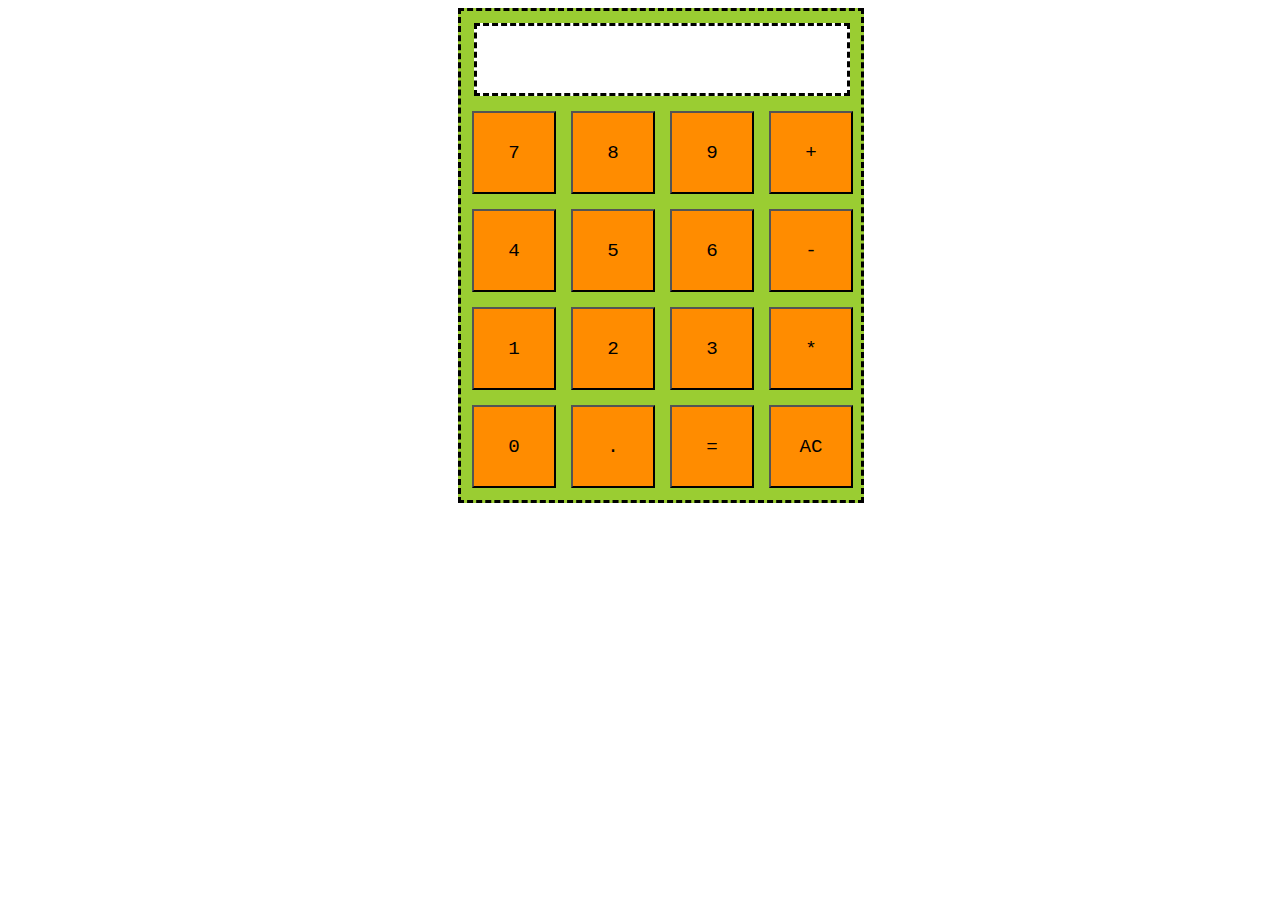
<file: calculator/index.html>
<!DOCTYPE html>
<html lang="en">
<head>
    <meta charset="UTF-8">
    <meta http-equiv="X-UA-Compatible" content="IE=edge">
    <meta name="viewport" content="width=device-width, initial-scale=1.0">
    <title>Document</title>
    <link rel="stylesheet" href="style.css">
    <script src="script.js"></script>
</head>
<body>
    <div class="Main">
        <div class="calc">
            <div class="output">
                <input type="text" id="screen">
            </div>
            <div class="row">
                <button onclick="bclick(7)" class="butt">7</button>
                <button onclick="bclick(8)" class="butt">8</button>
                <button onclick="bclick(9)" class="butt">9</button>
                <button onclick="bclick('+')" class="butt">+</button>
            </div>
            <div class="row">
                <button onclick="bclick(4)" class="butt">4</button>
                <button onclick="bclick(5)" class="butt">5</button>
                <button onclick="bclick(6)" class="butt">6</button>
                <button onclick="bclick('-')" class="butt">-</button>
            </div>
            <div class="row">
                <button onclick="bclick(1)" class="butt">1</button>
                <button onclick="bclick(2)" class="butt">2</button>
                <button onclick="bclick(3)" class="butt">3</button>
                <button onclick="bclick('*')" class="butt">*</button>
            </div>
            <div class="row">
                <button onclick="bclick(0)" class="butt">0</button>
                <button onclick="bclick('.')" class="butt">.</button>
                <button onclick="bequal()" class="butt">=</button>
                <button onclick="sclear()" class="butt">AC</button>
            </div>
       
        </div>

    </div>
    
</body>
</html>
</file>
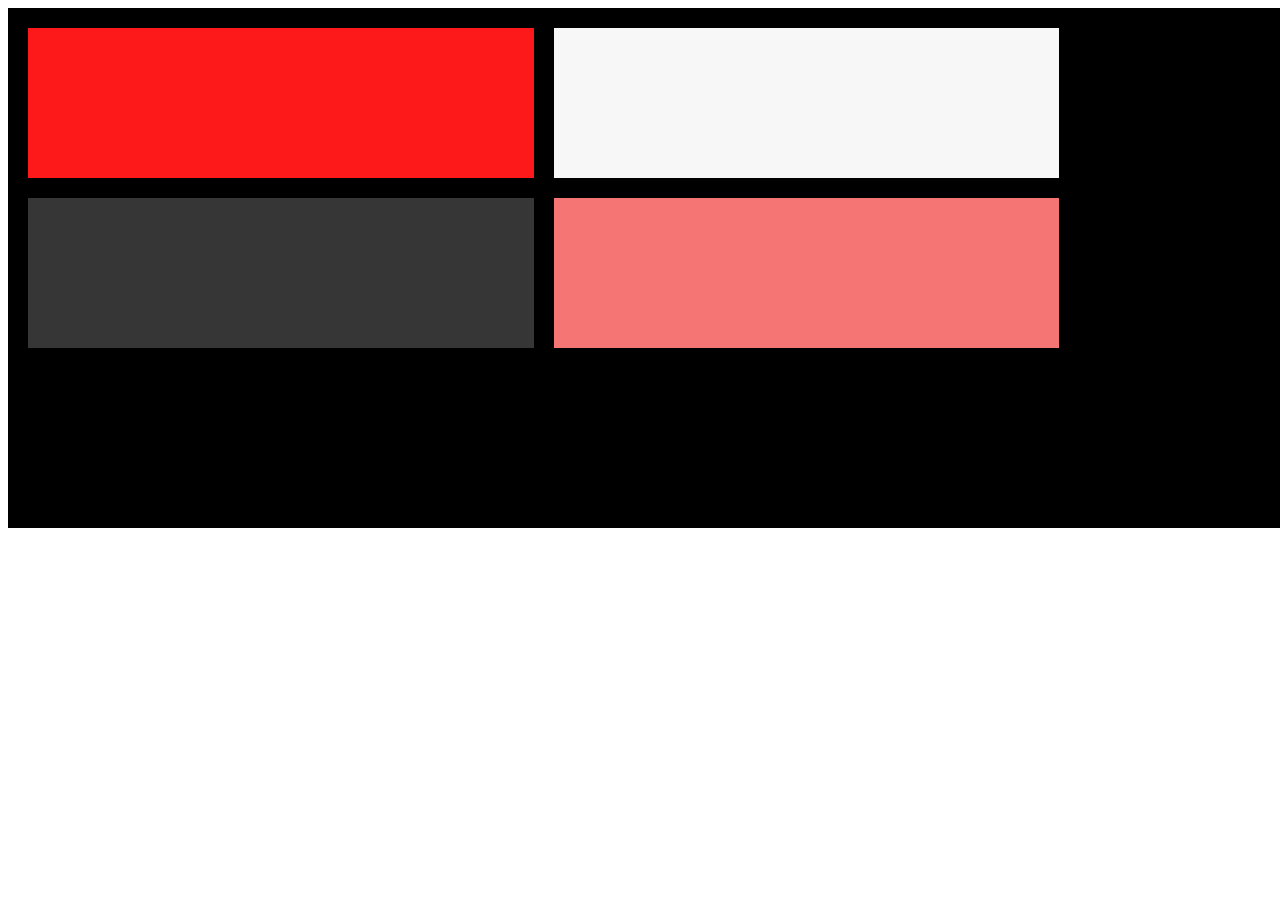
<file: div.htm>
<!DOCTYPE html>
<html lang="en">
<head>
    <meta charset="UTF-8">
    <meta http-equiv="X-UA-Compatible" content="IE=edge">
    <meta name="viewport" content="width=>, initial-scale=1.0">
    <title>DIV</title>
    <link href="cascade.css" type="text/css" rel="stylesheet">
</head>
<body>
    
     <div class="outer-box">

     

         <div class="box1">

         </div> 

        <div class="box2">

         </div>
         <div class="box3">

         </div>
         <div class="box4">
             
         </div>
    </div>


    
</body>
</html>
</file>
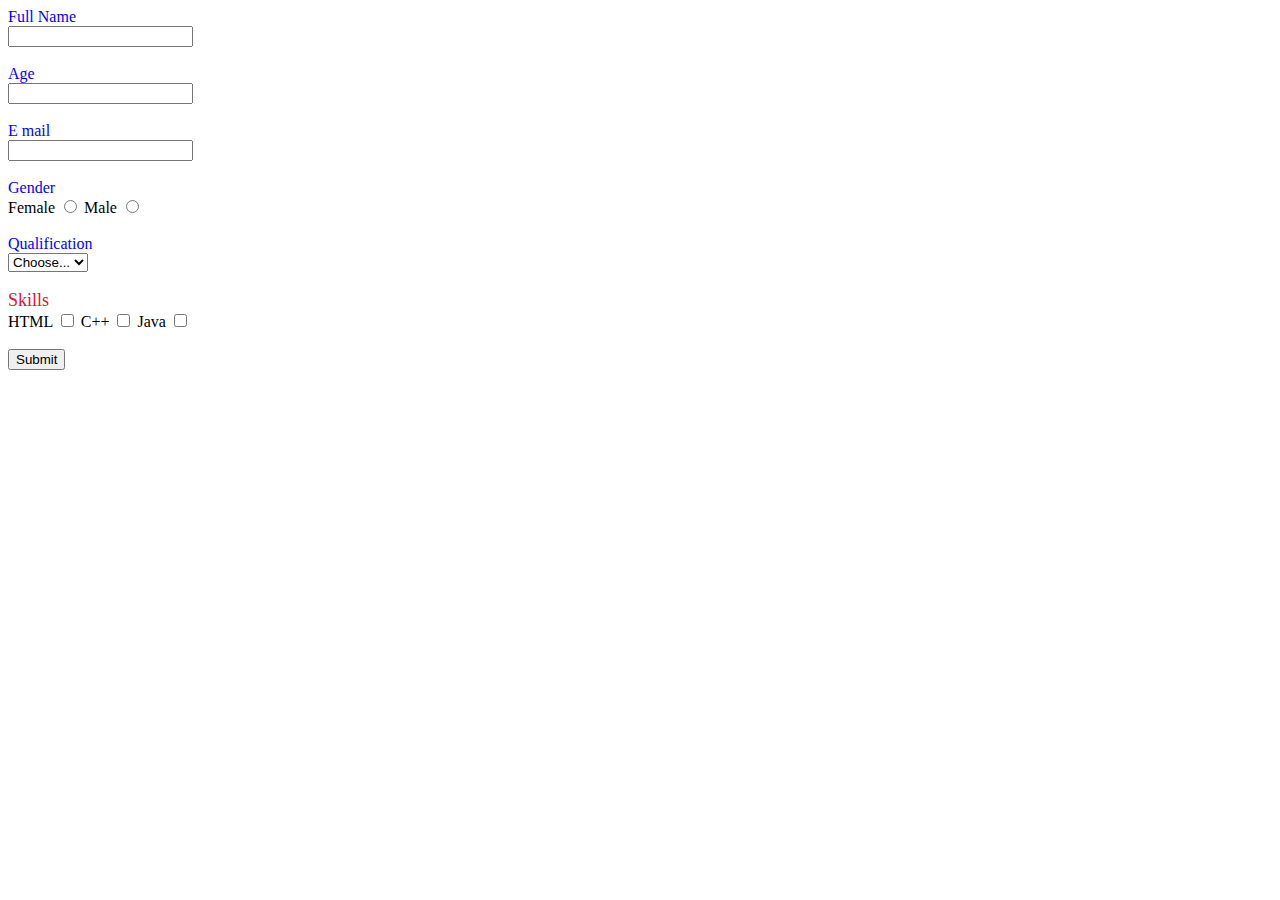
<file: Form.htm>
<!DOCTYPE html>
<html>
    <title>
        FORM
    </title>
    <link href="cascade.css" type="text/css" rel="stylesheet"
    <body>
        <form>
            <label class="lab">Full Name</label><br>
            <input type="text"><br><br>
            <label class="lab">Age</label><br>
            <input type="number"><br><br>
            <label class="lab">E mail</label><br>
            <input type="email"><br><br>
            <label class="lab">Gender</label><br>
            
            <label>Female</label>
            <input type="radio">
            <label>Male</label>
            <input type="radio">
            <br><br>

            <label class="lab">Qualification</label><br>
            <select>
                <option>Choose...</option>
                <option>+2</option>
                <option>UG</option>
            </select>
            <br><br>
            <label id="skill">Skills</label><br>
            <label>HTML</label>
            <input type="checkbox">
            <label>C++</label>
            <input type="checkbox">
            <label>Java</label>
            <input type="checkbox">
            <br><br>
            <input type="submit" value="Submit">
        </form>
    </body>
</html>
</file>
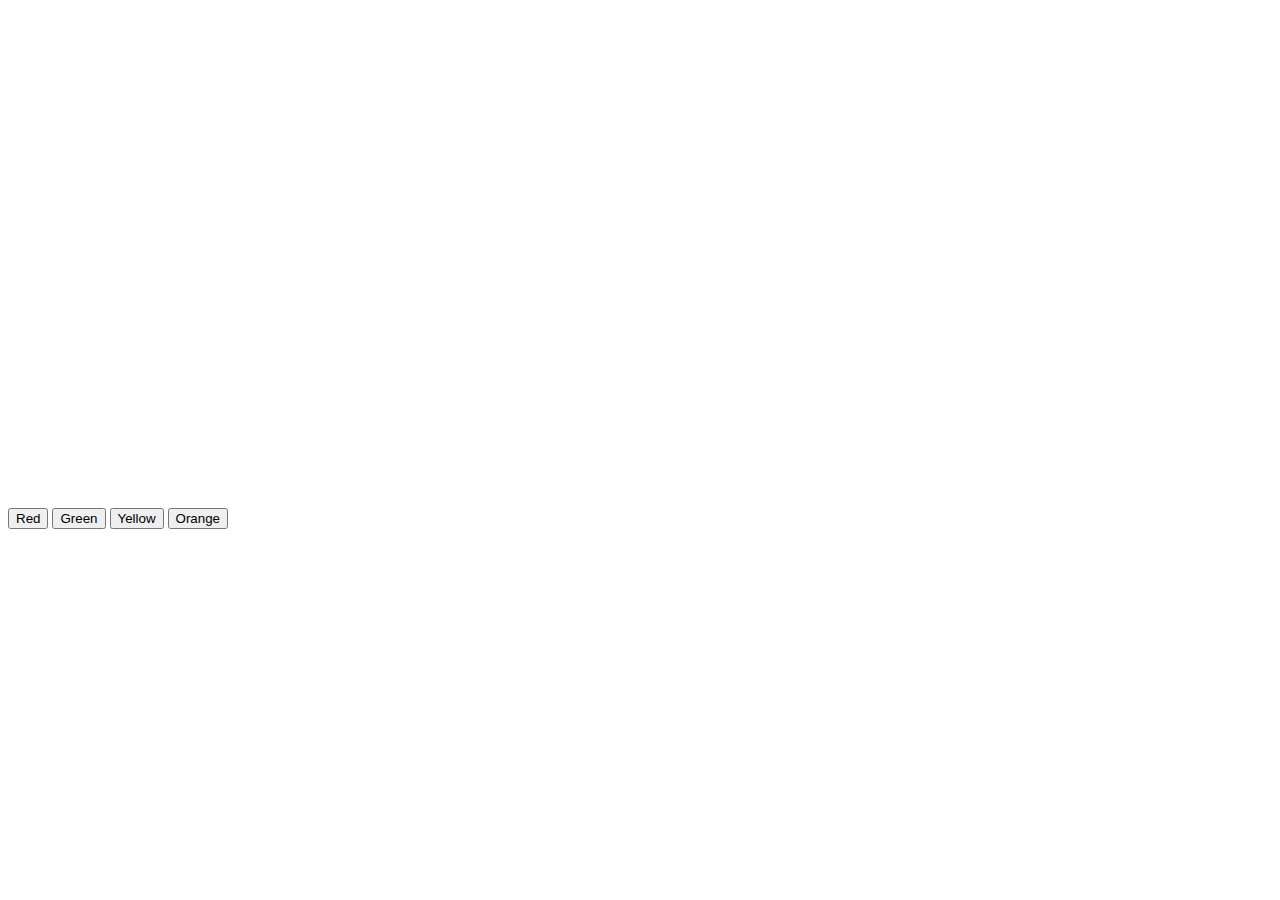
<file: jav3.htm>
<!DOCTYPE html>
<html lang="en">
<head>
    <meta charset="UTF-8">
    <meta http-equiv="X-UA-Compatible" content="IE=edge">
    <meta name="viewport" content="width=device-width, initial-scale=1.0">
    <title>Document</title>
</head>
<style>
    #screen{
        width: 500px;
        height: 500px;
        border-radius: 1%;
    }
</style>
<body>
    <div id="screen"></div>
    <button onclick="color('red')">Red</button>
    <button onclick="color('green')">Green</button>
    <button onclick="color('yellow')">Yellow</button>
    <button onclick="color('orange')">Orange</button>
    
    <script>
        function color(col){
            document.getElementById("screen").style.background=col
        }
    </script>
</body>
</html>
</file>
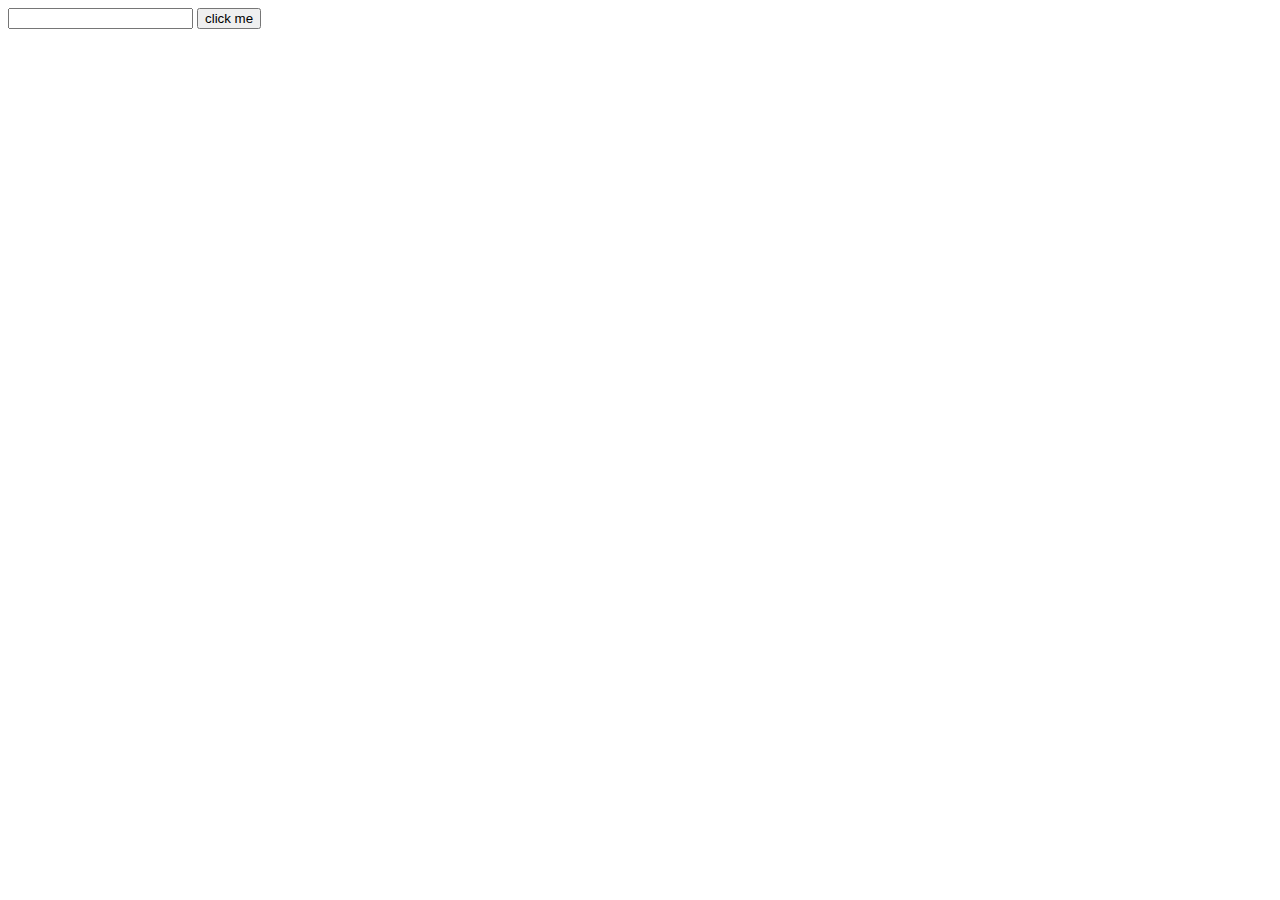
<file: java2.html>
<!DOCTYPE html>
<html lang="en">
<head>
    <meta charset="UTF-8">
    <meta http-equiv="X-UA-Compatible" content="IE=edge">
    <meta name="viewport" content="width=device-width, initial-scale=1.0">
    <title>Document</title>
</head>
<body>
    <input type="text" id="inp">
    <button onclick="display()">click me</button>
    <h1 id="display-head"></h1>

    <script>
        function display()
        {
            var text=document.getElementById("inp").value
            document.getElementById("display-head").innerHTML=text
             if(text=="rv12"){
                alert("The best")
             }

                
        }
    </script>
   
</body>
</html>
</file>
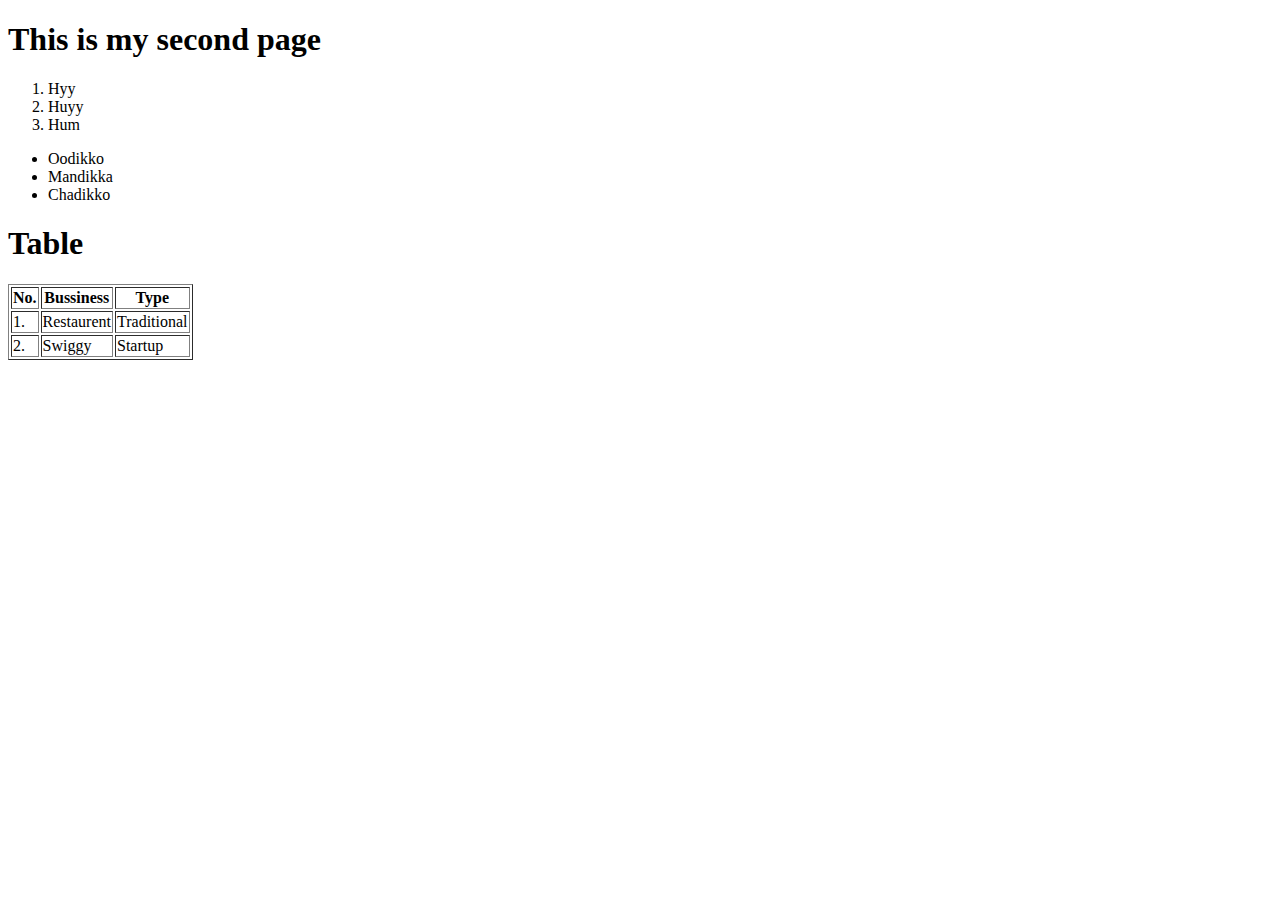
<file: link.htm>
<!DOCTYPE html>
<html>
    <head>
        <title>
            RV Link
        </title>
        <body>
            <h1>This is my second page</h1>
            <ol>
                <li>Hyy</li>
                <li>Huyy</li>
                <li>Hum</li>
            </ol>
            <ul>
                <li>Oodikko</li>
                <li>Mandikka</li>
                <li>Chadikko</li>
            </ul>

            <h1>Table</h1>
            <table border="1px">
                <thead>
                    <tr>
                        <th>No.</th>
                        <th>Bussiness</th>
                        <th>Type</th>
                    </tr>
                </thead>
                <tbody>
                    <tr>
                        <td>1.</td>
                        <td>Restaurent</td>
                        <td>Traditional</td>
                    </tr>
                    <tr>
                        <td>2.</td>
                        <td>Swiggy</td>
                        <td>Startup</td>
                    </tr>
                </tbody>
            </table>
        </body>
    </head>
</html>
</file>
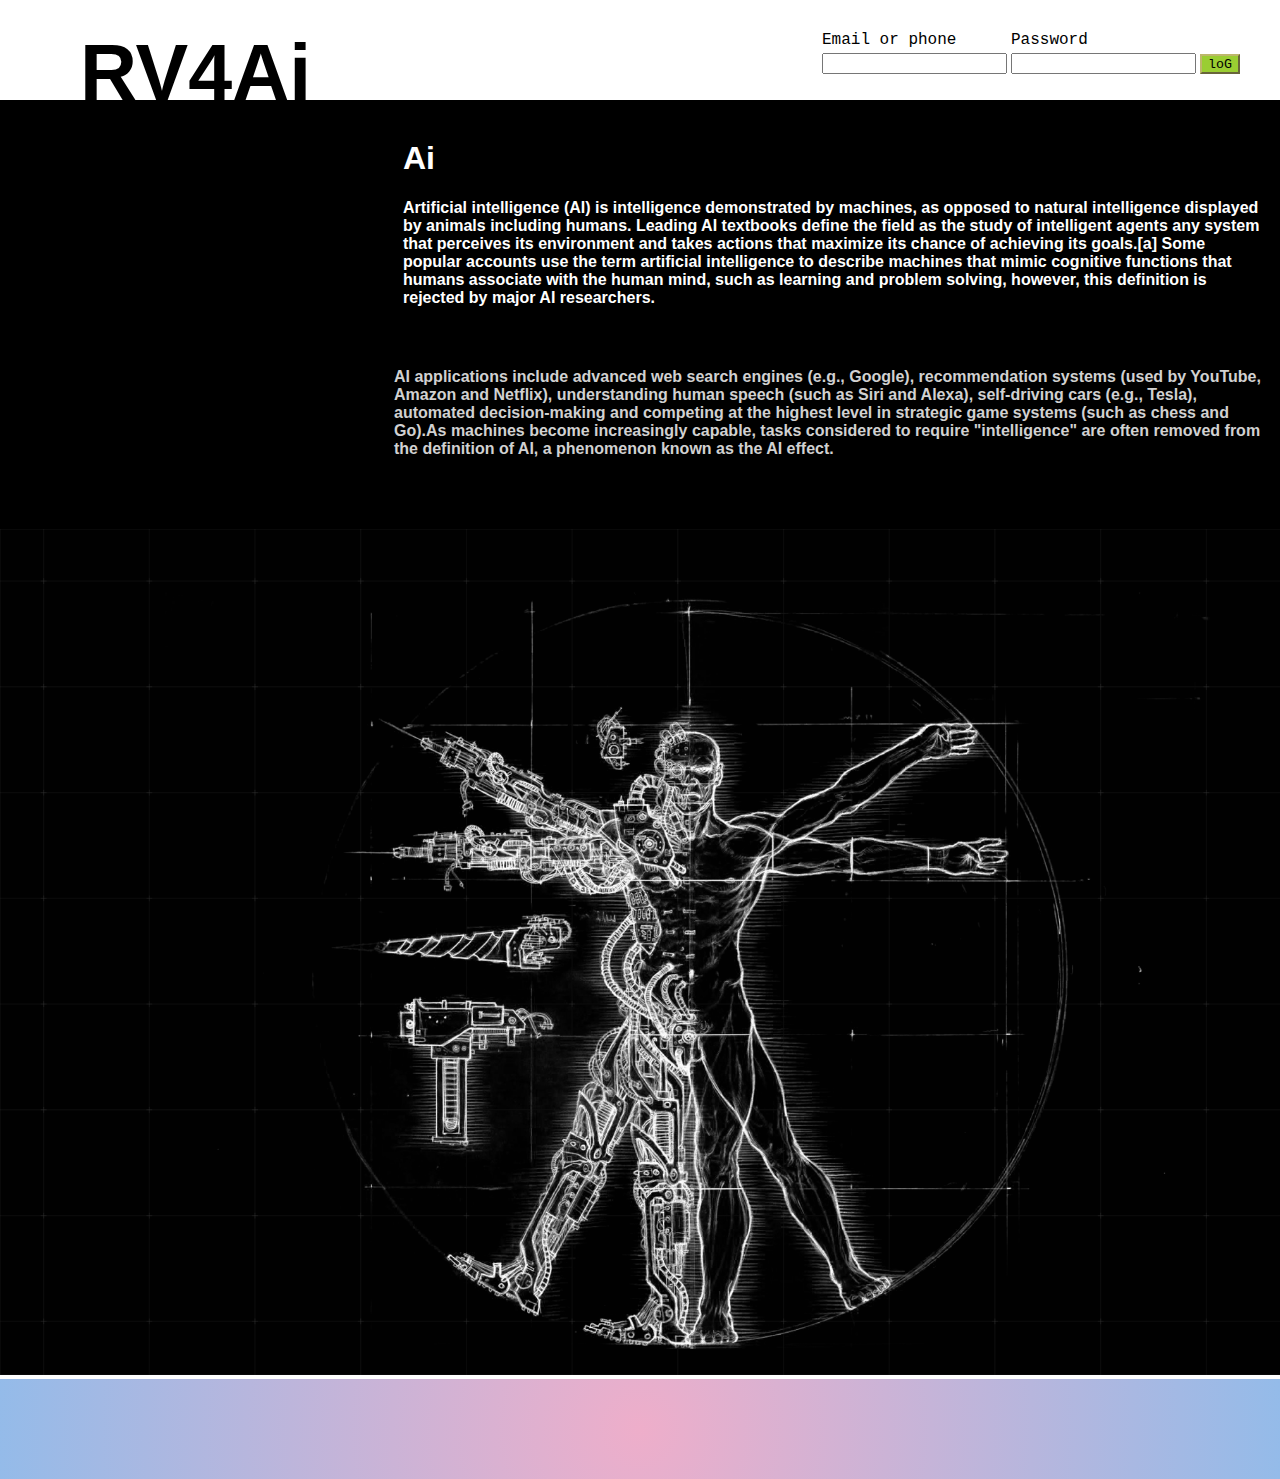
<file: web1.htm>
<!DOCTYPE html>
<html lang="en">
<head>
    <meta charset="UTF-8">
    <meta http-equiv="X-UA-Compatible" content="IE=edge">
    <meta name="viewport" content="width=device-width, initial-scale=1.0">
    <title>WEB</title>
        <link href="web.css" rel="stylesheet" type="text/css">
</head>
<body>
    <div class="main-body">
        <div class="header">
            <div class="logo">
                <a class="logotex" href="First.htm">RV4Ai</a>
            </div>

            <div class="login">
                <form action="">
                    <table class="log-ctrls">
                    <tr>
                        <td><label class="loglab"> Email or phone</label></td>
                        <td><label class="loglab">Password</label></td>
                    </tr>
                    <tr>
                        <td><input type="text"></td>
                        <td><input type="text"></td>
                        <td><input class="button" type="submit" value="loG"></td>
                    </tr>
                </table>
                </form>
                
            </div>
        </div>
        <div class="first-content">
            
        </div>
        <div class="second-content">
            <div class="bgcover">

            </div>
            <div class="sectext1">
             
            <h1>Ai</h1>
            <p><b> Artificial intelligence (AI) is intelligence demonstrated by machines, as opposed to natural intelligence displayed by animals including humans. Leading AI textbooks define the field as the study of intelligent agents any system that perceives its environment and takes actions that maximize its chance of achieving its goals.[a] Some popular accounts use the term artificial intelligence to describe machines that mimic cognitive functions that humans associate with the human mind, such as learning and problem solving, however, this definition is rejected by major AI researchers.</b></p>
            
        </div>
            <div class="sectext2">
                <p><b> AI applications include advanced web search engines (e.g., Google), recommendation systems (used by YouTube, Amazon and Netflix), understanding human speech (such as Siri and Alexa), self-driving cars (e.g., Tesla), automated decision-making and competing at the highest level in strategic game systems (such as chess and Go).As machines become increasingly capable, tasks considered to require "intelligence" are often removed from the definition of AI, a phenomenon known as the AI effect.</b></p>
            </div>
        </div>
        <div class="img">
            <img src="Img/AI-authentication.png" alt="" width="1353px">
        </div>
        <div class="footer">

        </div>

    </div>
</body>
</html>
</file>
<file: calculator/style.css>
.calc{
    width: 400px;
    height: 489px;
    background: yellowgreen;
    margin-left: 450px;
    border: dashed
}
#screen{
    width: 366px;
    height: 65px;
    margin-left: 13px;
    margin-top: 12px;
    border: dashed;
    pointer-events: none;
    font-family: Verdana, Geneva, Tahoma, sans-serif;
    font-size: medium;
}
.butt{
    margin-top: 15px;
    width: 84px;
    height: 83px;
    margin-left: 11px;
    background: darkorange;
    font-size: larger;
    font-family: 'Courier New', Courier, monospace;
}
</file>
<file: cascade.css>
button{
    background: rgb(8, 12, 1);
    color: rgb(250, 250, 250);
}
#skill { 
    color: crimson;
    font-size: large;
}
.lab{
    color: blue;
    font-size: medium;

}
.outer-box{
    width: 100%;
    height: 500px;
    background: rgb(0, 0, 0);
    padding: 10px;
    
}

.box1{
    width: 40%;
    height: 30%;
    background: rgb(253, 25, 25);
    float: left;
    margin: 10px;
}
.box2{
    width: 40%;
    height: 30%;
    background: rgb(247, 247, 247);
    float: left;
    margin: 10px;

}
.box3{
    width: 40%;
    height: 30%;
    background: rgb(54, 54, 54);
    margin: 10px;

    float: left;
}
.box4{
    width: 40%;
    height: 30%;
    background: rgb(245, 116, 116);
    float: left;
    margin: 10px;

}
</file>
<file: web.css>
.header{
   
    width: 100%;   
    height: 100px;
    float: left;
    background: rgb(255, 255, 255);
    
    
}

.first-content{
    width: 30%;  
    height: 429px;
    float: left;
    
    background: rgb(0, 0, 0);
}

.second-content{
    
    width: 70%; 
    height: 429px;
    float: left; 
    background: rgb(0,0,0);
    
}

.sectext1{
    font-family:'Franklin Gothic Medium', 'Arial Narrow', Arial, sans-serif; 
    padding: 19px;
    color: rgb(255, 255, 255);

}
.sectext2{
    font-family:'Franklin Gothic Medium', 'Arial Narrow', Arial, sans-serif; 
    color: rgb(209, 209, 209);
    padding: 10px
}
.footer{
    width: 100%;
    height: 100px;
    float: left;
    background: rgb(238,174,202);
    background: radial-gradient(circle, rgba(238,174,202,1) 0%, rgba(148,187,233,1) 100%);

}
body{
    margin: 0%;
}
.logotex{
    color: rgb(0, 0, 0);
    
    font-size: 79px;
    font-weight: bold;
    text-decoration: none;
    font-family: 'Segoe UI', Tahoma, Geneva, Verdana, sans-serif;
    margin-left: 80px;
   
}
.logotex:hover{
    
    color: rgb(133, 255, 117);
}
.logo{
    width: 50%;
    padding-top: 27px;
    
    float: left;
}
.login{
    width: 50%;
    padding-top: 27px;
    float: left;

}
.loglab{
    font-family: 'Courier New', Courier, monospace;
    padding-top: 23;
    color: rgb(0, 0, 0);
}
.log-ctrls{
    padding-left: 179px;
}
.button{
    font-family:'Courier New', Courier, monospace ;
    background: yellowgreen;
    border-color: darkkhaki;
    height: 20px;
    cursor: pointer;  
}
.button:hover{
    background: yellow;
}
</file>
